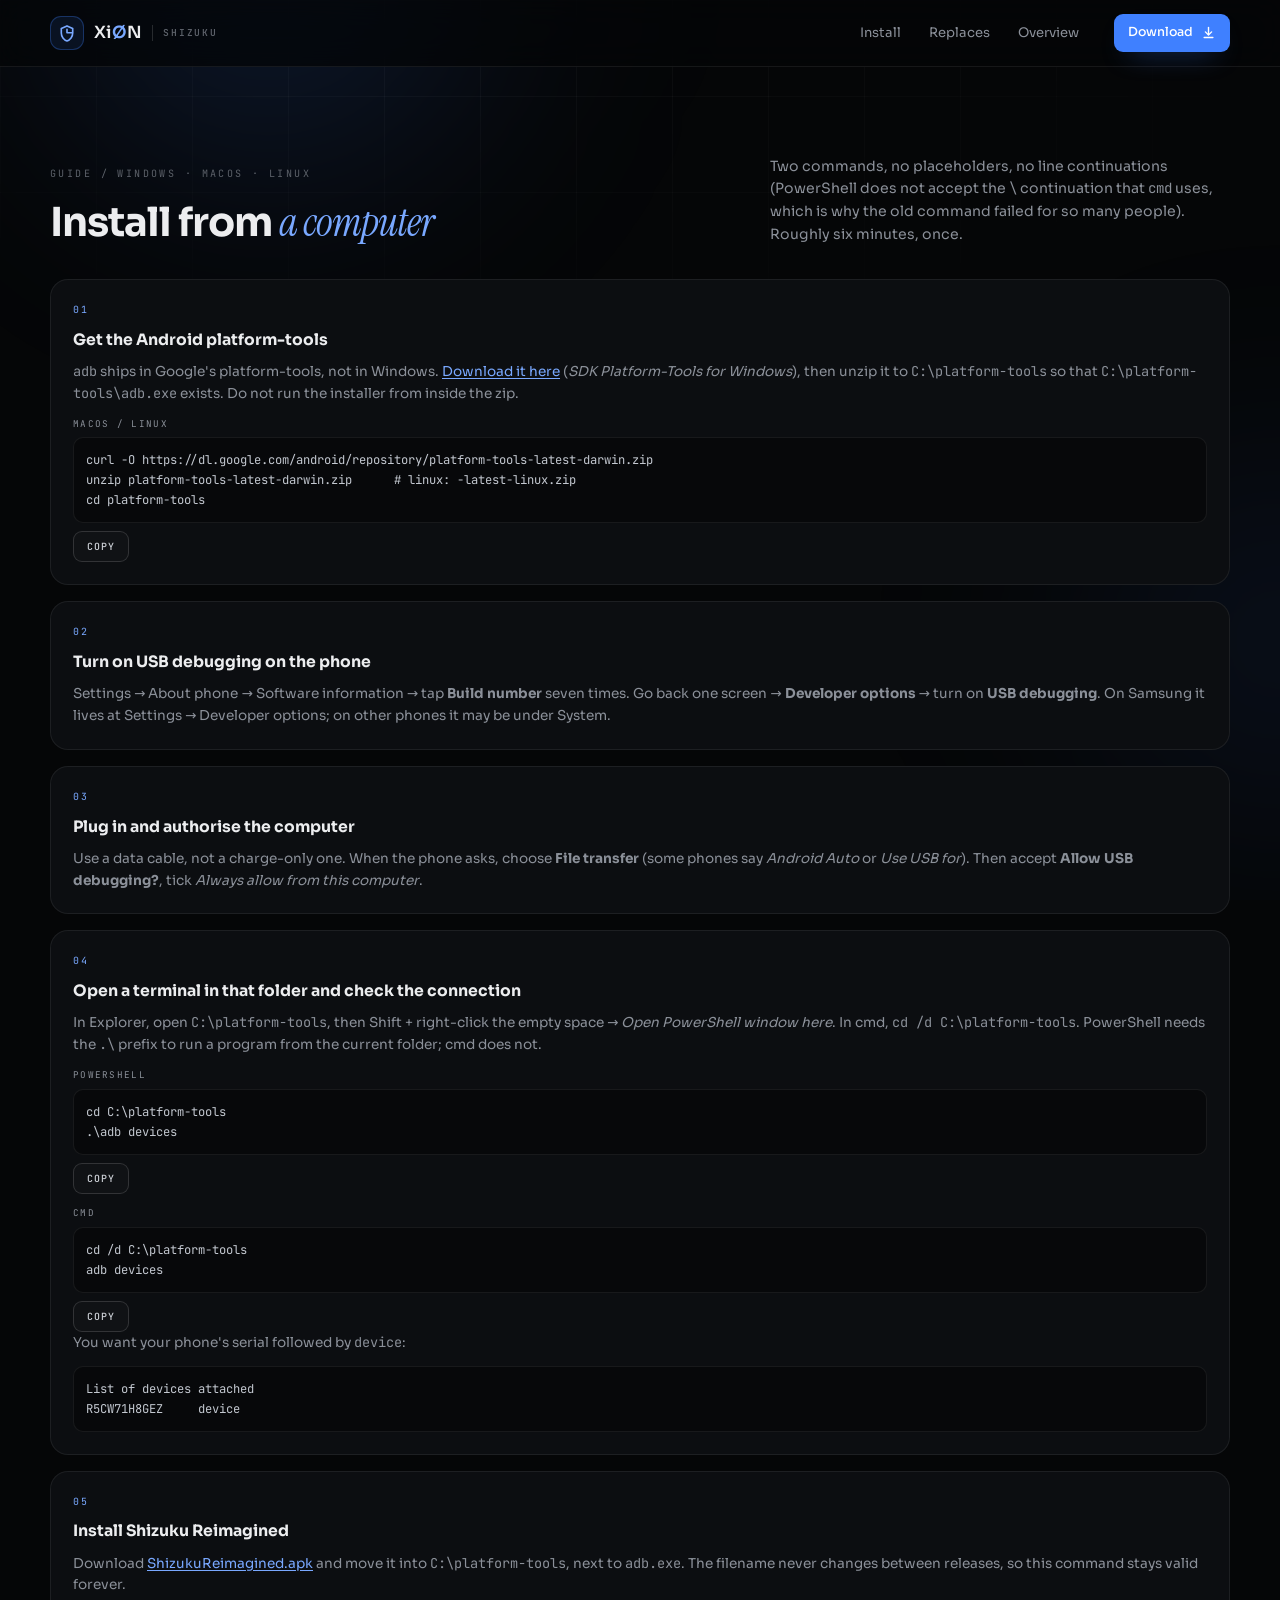
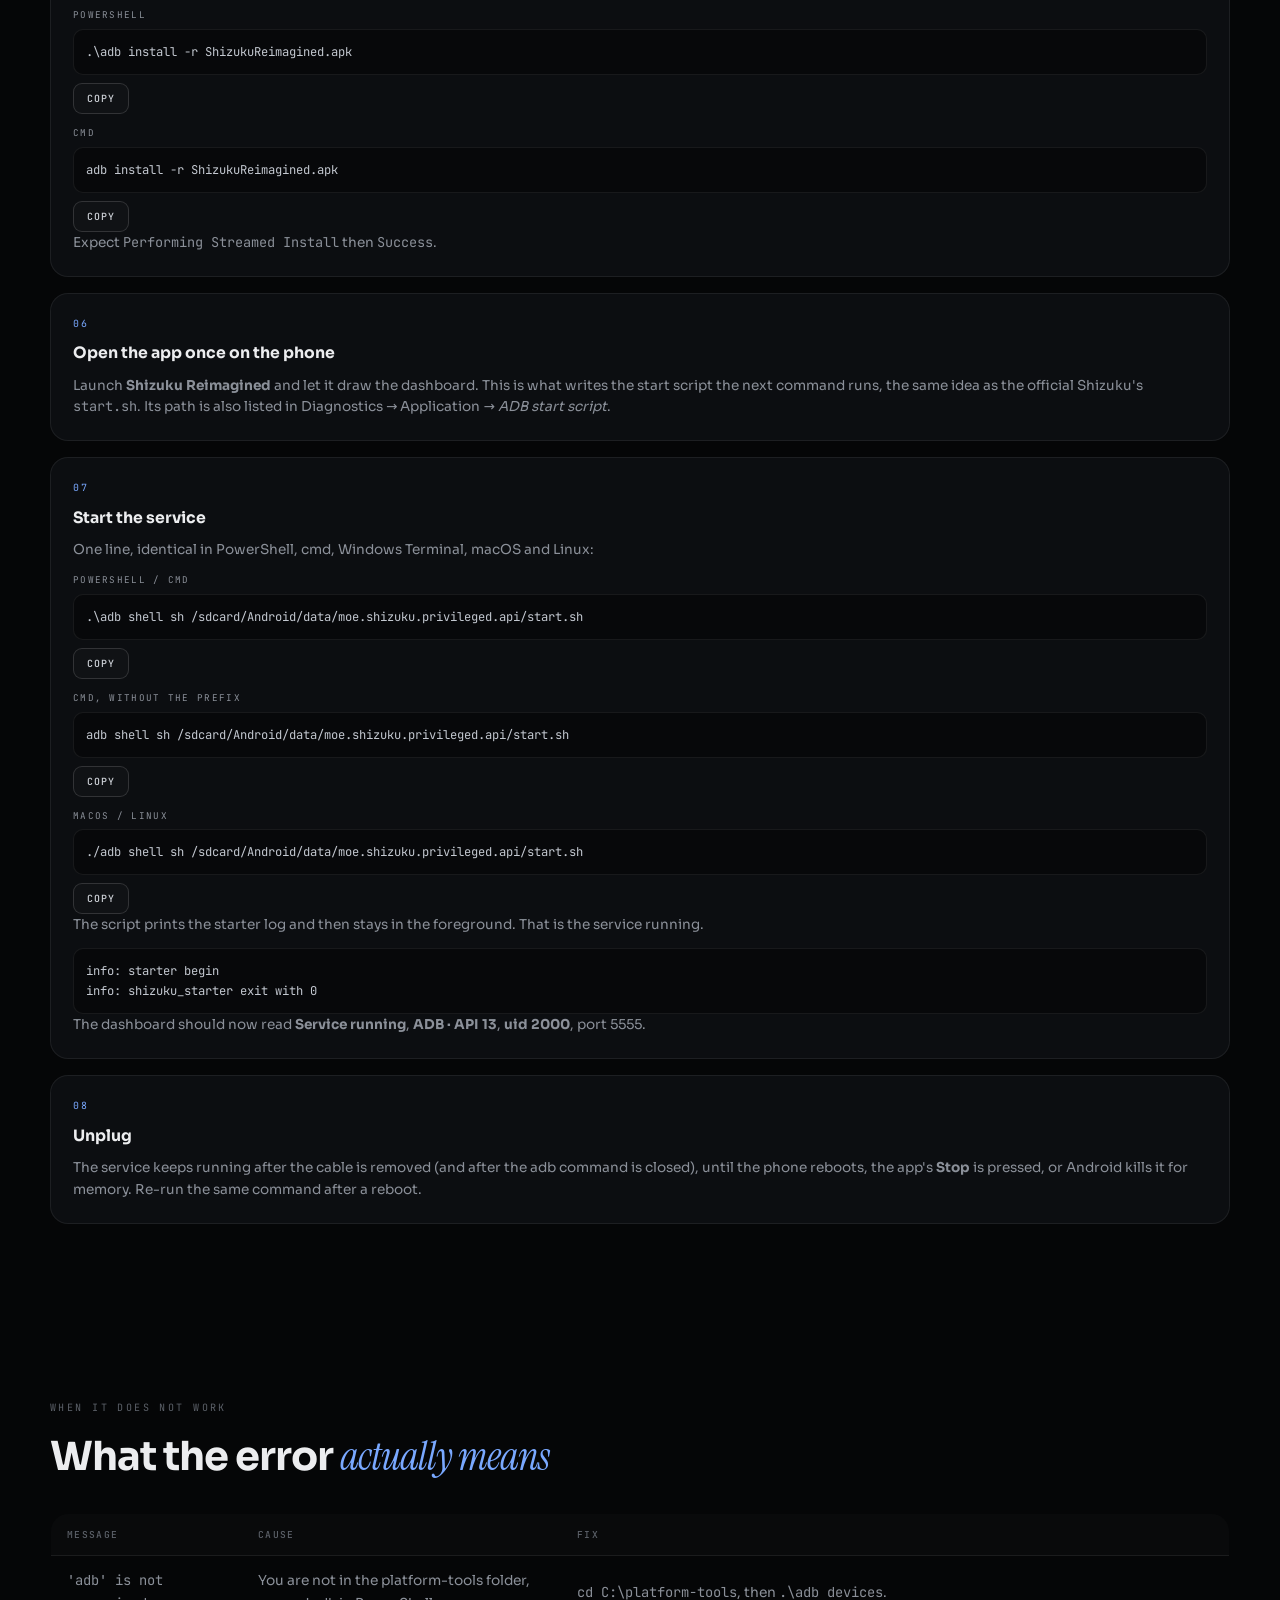
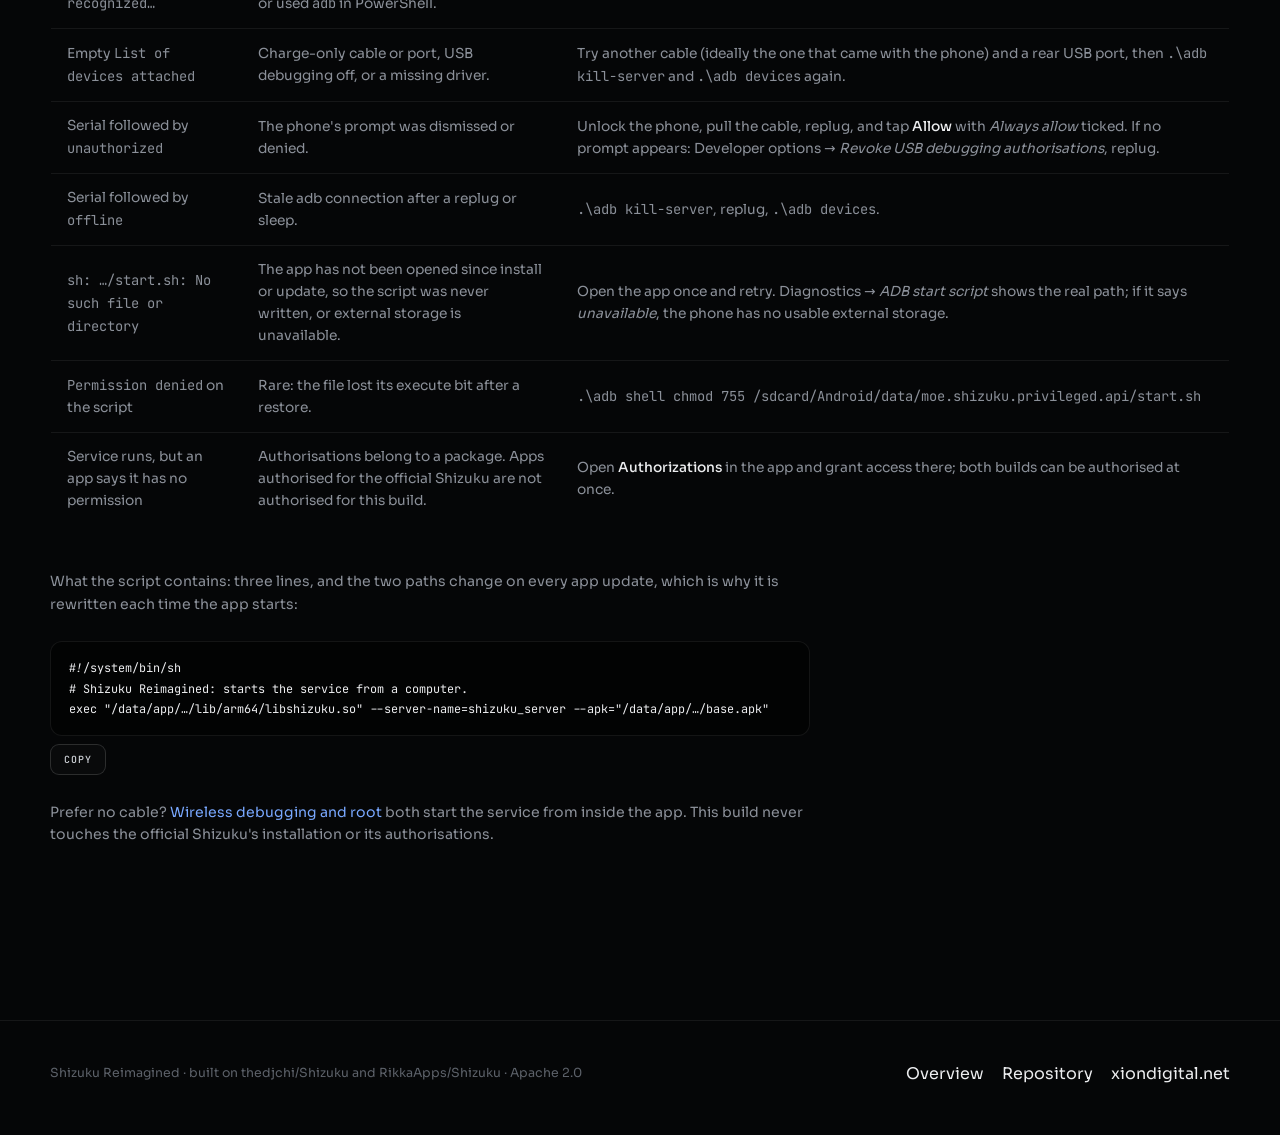
<file: site/setup.html>
<!doctype html>
<html lang="en">
<head>
<meta charset="utf-8">
<meta name="viewport" content="width=device-width, initial-scale=1">
<title>Install from a computer, Shizuku Reimagined</title>
<meta name="description" content="Step-by-step guide to installing Shizuku Reimagined and starting its service over USB from Windows PowerShell or cmd, with platform-tools setup, adb devices checks and troubleshooting.">
<meta name="theme-color" content="#050607">
<link rel="preconnect" href="https://fonts.googleapis.com">
<link rel="preconnect" href="https://fonts.gstatic.com" crossorigin>
<link rel="stylesheet" href="https://fonts.googleapis.com/css2?family=Sora:wght@300;400;500;600;700&family=Instrument+Serif:ital@0;1&family=JetBrains+Mono:wght@400;500&display=swap">
<link rel="stylesheet" href="assets/style.css?v=6">
<link rel="icon" href="assets/favicon.svg" type="image/svg+xml">
</head>
<body>

<div class="ambient" aria-hidden="true">
  <span class="ambient__glow ambient__glow--a"></span>
  <span class="ambient__glow ambient__glow--b"></span>
  <span class="ambient__grid"></span>
</div>

<div class="site">

  <header class="site-header">
    <div class="wrap header__inner">
      <a class="brand" href="index.html" aria-label="XiØN, back to the overview">
        <span class="brand__mark" aria-hidden="true">
          <svg viewBox="0 0 24 24" fill="none" stroke="currentColor" stroke-width="2.2" stroke-linecap="round" stroke-linejoin="round">
            <path d="M12 2.6 4.4 6v6.1c0 4.9 3.3 9.4 7.6 10.5 4.3-1.1 7.6-5.6 7.6-10.5V6L12 2.6Z"/>
            <path d="M12 11.6h6.4M12 11.6V7.2"/>
          </svg>
        </span>
        <span class="brand__word">Xi<span class="brand__o">Ø</span>N</span>
        <span class="brand__tag">Shizuku</span>
      </a>

      <nav class="nav" aria-label="Sections">
        <a class="nav__link" href="index.html#install">Install</a>
        <a class="nav__link" href="index.html#services">Replaces</a>
        <a class="nav__link" href="index.html">Overview</a>
      </nav>

      <div class="header__actions">
        <a class="btn btn--primary btn--sm" href="https://github.com/XiONDiGiTaL/Shizuku/releases/latest/download/ShizukuReimagined.apk">
          Download
          <svg viewBox="0 0 24 24" fill="none" stroke="currentColor" stroke-width="2.2" stroke-linecap="round" stroke-linejoin="round" aria-hidden="true"><path d="M12 4v11"/><path d="m7 11 5 5 5-5"/><path d="M5 20h14"/></svg>
        </a>
      </div>
    </div>
  </header>

  <main id="top">

    <section class="section">
      <div class="wrap">
        <div class="section__head">
          <div>
            <p class="eyebrow">Guide / Windows · macOS · Linux</p>
            <h2 class="section__title">Install from <em>a computer</em></h2>
          </div>
          <p class="section__note">
            Two commands, no placeholders, no line continuations (PowerShell does not accept the
            <code class="mono">\</code> continuation that <code class="mono">cmd</code> uses, which is why the old
            command failed for so many people). Roughly six minutes, once.
          </p>
        </div>

        <div class="steps steps--stack guide">
          <div class="step">
            <h3>Get the Android platform-tools</h3>
            <p>
              <code class="mono">adb</code> ships in Google's platform-tools, not in Windows.
              <a href="https://developer.android.com/tools/releases/platform-tools">Download it here</a>
              (<em>SDK Platform-Tools for Windows</em>), then unzip it to <code class="mono">C:\platform-tools</code>
              so that <code class="mono">C:\platform-tools\adb.exe</code> exists. Do not run the installer from inside
              the zip.
            </p>
            <div class="cmd">
              <span class="cmd__label">macOS / Linux</span>
              <pre id="cmd-platform-tools">curl -O https://dl.google.com/android/repository/platform-tools-latest-darwin.zip
unzip platform-tools-latest-darwin.zip      # linux: -latest-linux.zip
cd platform-tools</pre>
              <button class="btn btn--ghost btn--sm cmd__copy" type="button" data-copy="#cmd-platform-tools">Copy</button>
            </div>
          </div>

          <div class="step">
            <h3>Turn on USB debugging on the phone</h3>
            <p>
              Settings → About phone → Software information → tap <strong>Build number</strong> seven times.
              Go back one screen → <strong>Developer options</strong> → turn on <strong>USB debugging</strong>.
              On Samsung it lives at Settings → Developer options; on other phones it may be under System.
            </p>
          </div>

          <div class="step">
            <h3>Plug in and authorise the computer</h3>
            <p>
              Use a data cable, not a charge-only one. When the phone asks, choose <strong>File transfer</strong>
              (some phones say <em>Android Auto</em> or <em>Use USB for</em>). Then accept
              <strong>Allow USB debugging?</strong>, tick <em>Always allow from this computer</em>.
            </p>
          </div>

          <div class="step">
            <h3>Open a terminal in that folder and check the connection</h3>
            <p>
              In Explorer, open <code class="mono">C:\platform-tools</code>, then Shift + right-click the empty
              space → <em>Open PowerShell window here</em>. In cmd, <code class="mono">cd /d C:\platform-tools</code>.
              PowerShell needs the <code class="mono">.\</code> prefix to run a program from the current folder; cmd
              does not.
            </p>
            <div class="cmd">
              <span class="cmd__label">PowerShell</span>
              <pre id="cmd-devices-pwsh">cd C:\platform-tools
.\adb devices</pre>
              <button class="btn btn--ghost btn--sm cmd__copy" type="button" data-copy="#cmd-devices-pwsh">Copy</button>
            </div>
            <div class="cmd">
              <span class="cmd__label">cmd</span>
              <pre id="cmd-devices-cmd">cd /d C:\platform-tools
adb devices</pre>
              <button class="btn btn--ghost btn--sm cmd__copy" type="button" data-copy="#cmd-devices-cmd">Copy</button>
            </div>
            <p>
              You want your phone's serial followed by <code class="mono">device</code>:
            </p>
            <pre>List of devices attached
R5CW71H8GEZ     device</pre>
          </div>

          <div class="step">
            <h3>Install Shizuku Reimagined</h3>
            <p>
              Download <a href="https://github.com/XiONDiGiTaL/Shizuku/releases/latest/download/ShizukuReimagined.apk">ShizukuReimagined.apk</a>
              and move it into <code class="mono">C:\platform-tools</code>, next to <code class="mono">adb.exe</code>.
              The filename never changes between releases, so this command stays valid forever.
            </p>
            <div class="cmd">
              <span class="cmd__label">PowerShell</span>
              <pre id="cmd-install-pwsh">.\adb install -r ShizukuReimagined.apk</pre>
              <button class="btn btn--ghost btn--sm cmd__copy" type="button" data-copy="#cmd-install-pwsh">Copy</button>
            </div>
            <div class="cmd">
              <span class="cmd__label">cmd</span>
              <pre id="cmd-install-cmd">adb install -r ShizukuReimagined.apk</pre>
              <button class="btn btn--ghost btn--sm cmd__copy" type="button" data-copy="#cmd-install-cmd">Copy</button>
            </div>
            <p>Expect <code class="mono">Performing Streamed Install</code> then <code class="mono">Success</code>.</p>
          </div>

          <div class="step">
            <h3>Open the app once on the phone</h3>
            <p>
              Launch <strong>Shizuku Reimagined</strong> and let it draw the dashboard. This is what writes the start
              script the next command runs, the same idea as the official Shizuku's
              <code class="mono">start.sh</code>. Its path is also listed in Diagnostics → Application → <em>ADB start script</em>.
            </p>
          </div>

          <div class="step">
            <h3>Start the service</h3>
            <p>
              One line, identical in PowerShell, cmd, Windows Terminal, macOS and Linux:
            </p>
            <div class="cmd">
              <span class="cmd__label">PowerShell / cmd</span>
              <pre id="cmd-start">.\adb shell sh /sdcard/Android/data/moe.shizuku.privileged.api/start.sh</pre>
              <button class="btn btn--ghost btn--sm cmd__copy" type="button" data-copy="#cmd-start">Copy</button>
            </div>
            <div class="cmd">
              <span class="cmd__label">cmd, without the prefix</span>
              <pre id="cmd-start-cmd">adb shell sh /sdcard/Android/data/moe.shizuku.privileged.api/start.sh</pre>
              <button class="btn btn--ghost btn--sm cmd__copy" type="button" data-copy="#cmd-start-cmd">Copy</button>
            </div>
            <div class="cmd">
              <span class="cmd__label">macOS / Linux</span>
              <pre id="cmd-start-posix">./adb shell sh /sdcard/Android/data/moe.shizuku.privileged.api/start.sh</pre>
              <button class="btn btn--ghost btn--sm cmd__copy" type="button" data-copy="#cmd-start-posix">Copy</button>
            </div>
            <p>
              The script prints the starter log and then stays in the foreground. That is the service running.
            </p>
            <pre>info: starter begin
info: shizuku_starter exit with 0</pre>
            <p>
              The dashboard should now read <strong>Service running</strong>, <strong>ADB · API 13</strong>,
              <strong>uid 2000</strong>, port 5555.
            </p>
          </div>

          <div class="step">
            <h3>Unplug</h3>
            <p>
              The service keeps running after the cable is removed (and after the adb command is closed), until the
              phone reboots, the app's <strong>Stop</strong> is pressed, or Android kills it for memory. Re-run the same
              command after a reboot.
            </p>
          </div>
        </div>
      </div>
    </section>

    <section class="section">
      <div class="wrap">
        <div class="section__head">
          <div>
            <p class="eyebrow">When it does not work</p>
            <h2 class="section__title">What the error <em>actually means</em></h2>
          </div>
        </div>

        <div class="table-wrap">
          <table class="table">
            <thead>
              <tr><th>Message</th><th>Cause</th><th>Fix</th></tr>
            </thead>
            <tbody>
              <tr>
                <td><code class="mono">'adb' is not recognized…</code></td>
                <td>You are not in the platform-tools folder, or used <code class="mono">adb</code> in PowerShell.</td>
                <td><code class="mono">cd C:\platform-tools</code>, then <code class="mono">.\adb devices</code>.</td>
              </tr>
              <tr>
                <td>Empty <code class="mono">List of devices attached</code></td>
                <td>Charge-only cable or port, USB debugging off, or a missing driver.</td>
                <td>Try another cable (ideally the one that came with the phone) and a rear USB port, then
                  <code class="mono">.\adb kill-server</code> and <code class="mono">.\adb devices</code> again.</td>
              </tr>
              <tr>
                <td>Serial followed by <code class="mono">unauthorized</code></td>
                <td>The phone's prompt was dismissed or denied.</td>
                <td>Unlock the phone, pull the cable, replug, and tap <strong>Allow</strong> with
                  <em>Always allow</em> ticked. If no prompt appears: Developer options → <em>Revoke USB debugging
                  authorisations</em>, replug.</td>
              </tr>
              <tr>
                <td>Serial followed by <code class="mono">offline</code></td>
                <td>Stale adb connection after a replug or sleep.</td>
                <td><code class="mono">.\adb kill-server</code>, replug, <code class="mono">.\adb devices</code>.</td>
              </tr>
              <tr>
                <td><code class="mono">sh: …/start.sh: No such file or directory</code></td>
                <td>The app has not been opened since install or update, so the script was never written,
                  or external storage is unavailable.</td>
                <td>Open the app once and retry. Diagnostics → <em>ADB start script</em> shows the real path; if it says
                  <em>unavailable</em>, the phone has no usable external storage.</td>
              </tr>
              <tr>
                <td><code class="mono">Permission denied</code> on the script</td>
                <td>Rare: the file lost its execute bit after a restore.</td>
                <td><code class="mono">.\adb shell chmod 755 /sdcard/Android/data/moe.shizuku.privileged.api/start.sh</code></td>
              </tr>
              <tr>
                <td>Service runs, but an app says it has no permission</td>
                <td>Authorisations belong to a package. Apps authorised for the official Shizuku are not
                  authorised for this build.</td>
                <td>Open <strong>Authorizations</strong> in the app and grant access there; both builds can be
                  authorised at once.</td>
              </tr>
            </tbody>
          </table>
        </div>

        <div class="guide__foot">
          <p>
            What the script contains: three lines, and the two paths change on every app update, which is why it is
            rewritten each time the app starts:
          </p>
          <div class="cmd">
            <pre id="cmd-script">#!/system/bin/sh
# Shizuku Reimagined: starts the service from a computer.
exec "/data/app/…/lib/arm64/libshizuku.so" --server-name=shizuku_server --apk="/data/app/…/base.apk"</pre>
            <button class="btn btn--ghost btn--sm cmd__copy" type="button" data-copy="#cmd-script">Copy</button>
          </div>
          <p>
            Prefer no cable? <a href="index.html#install">Wireless debugging and root</a> both start the service from
            inside the app. This build never touches the official Shizuku's installation or its authorisations.
          </p>
        </div>
      </div>
    </section>

  </main>

  <footer class="site-footer">
    <div class="wrap footer__inner">
      <p class="footer__note">Shizuku Reimagined · built on thedjchi/Shizuku and RikkaApps/Shizuku · Apache 2.0</p>
      <div class="footer__links">
        <a href="index.html">Overview</a>
        <a href="https://github.com/XiONDiGiTaL/Shizuku">Repository</a>
        <a href="https://xiondigital.net/">xiondigital.net</a>
      </div>
    </div>
  </footer>

</div>

<script src="assets/app.js?v=4"></script>

</body>
</html>
</file>
<file: site/assets/style.css>
/* =========================================================
   xiondigital.net/shizuku, Shizuku Reimagined
   Tokens and interaction language shared with xiondigital.net
   and xiondigital.net/arcade.
   ========================================================= */

:root {
  --bg: #050607;
  --bg-raised: #0a0b0d;
  --panel: #0c0e11;
  --panel-hi: #101318;
  --line: rgba(255, 255, 255, 0.07);
  --line-strong: rgba(255, 255, 255, 0.14);
  --ink: #ecedef;
  --muted: #8b9099;
  --muted-dim: #5c6169;
  --blue: #3f80ff;
  --blue-hi: #79a8ff;
  --blue-soft: rgba(63, 128, 255, 0.14);
  --ok: #4ade80;
  --radius: 18px;
  --radius-lg: 20px;
  --shadow: 0 22px 50px -30px rgba(0, 0, 0, 0.95);
  --ease: cubic-bezier(0.22, 0.61, 0.36, 1);
  --max: 1180px;
  --font-sans: "Sora", system-ui, -apple-system, "Segoe UI", sans-serif;
  --font-serif: "Instrument Serif", "Iowan Old Style", Georgia, serif;
  --font-mono: "JetBrains Mono", ui-monospace, SFMono-Regular, Menlo, Consolas, monospace;
}

*,
*::before,
*::after { box-sizing: border-box; }

html {
  scroll-behavior: smooth;
  -webkit-text-size-adjust: 100%;
}

body {
  margin: 0;
  min-height: 100vh;
  background: var(--bg);
  color: var(--ink);
  font-family: var(--font-sans);
  font-size: 16px;
  line-height: 1.6;
  -webkit-font-smoothing: antialiased;
  overflow-x: hidden;
}

::selection { background: var(--blue); color: #fff; }

html { scrollbar-color: rgba(255, 255, 255, 0.18) transparent; }

::-webkit-scrollbar { width: 10px; height: 10px; }
::-webkit-scrollbar-track { background: transparent; }
::-webkit-scrollbar-thumb {
  background: rgba(255, 255, 255, 0.14);
  border-radius: 999px;
  border: 2px solid var(--bg);
}
::-webkit-scrollbar-thumb:hover { background: rgba(63, 128, 255, 0.55); }

a { color: inherit; text-decoration: none; }

code.mono { font-family: var(--font-mono); }

img { max-width: 100%; display: block; }

:focus-visible {
  outline: 2px solid var(--blue-hi);
  outline-offset: 3px;
  border-radius: 6px;
}

.skip-link {
  position: absolute;
  left: -999px;
  top: 12px;
  z-index: 100;
  padding: 10px 16px;
  background: var(--panel);
  border: 1px solid var(--line-strong);
  border-radius: 10px;
}
.skip-link:focus { left: 16px; }

/* ---------------------------------------------------------
   Ambient field: drifting glow + masked grid (arcade)
   --------------------------------------------------------- */

.ambient {
  position: fixed;
  inset: 0;
  z-index: 0;
  pointer-events: none;
  overflow: hidden;
}

.ambient__glow {
  position: absolute;
  border-radius: 50%;
  filter: blur(110px);
  will-change: transform;
}

.ambient__glow--a {
  width: 54vw;
  height: 46vw;
  top: -26vw;
  left: -6vw;
  background: radial-gradient(circle, rgba(63, 128, 255, 0.22), rgba(63, 128, 255, 0) 68%);
  animation: drift 30s var(--ease) infinite alternate;
}

.ambient__glow--b {
  width: 44vw;
  height: 44vw;
  top: 28vw;
  right: -22vw;
  background: radial-gradient(circle, rgba(63, 128, 255, 0.12), rgba(63, 128, 255, 0) 70%);
  animation: drift 38s var(--ease) infinite alternate-reverse;
}

.ambient__grid {
  position: absolute;
  inset: 0;
  background-image:
    linear-gradient(to right, rgba(255, 255, 255, 0.032) 1px, transparent 1px),
    linear-gradient(to bottom, rgba(255, 255, 255, 0.032) 1px, transparent 1px);
  background-size: 96px 96px;
  -webkit-mask-image: radial-gradient(ellipse 85% 55% at 40% 0%, #000 20%, transparent 78%);
  mask-image: radial-gradient(ellipse 85% 55% at 40% 0%, #000 20%, transparent 78%);
}

@keyframes drift {
  from { transform: translate3d(0, 0, 0) scale(1); }
  to { transform: translate3d(5vw, 4vw, 0) scale(1.1); }
}

.site {
  position: relative;
  z-index: 1;
}

.wrap {
  width: min(100% - clamp(36px, 8vw, 88px), var(--max));
  margin-inline: auto;
}

/* ---------------------------------------------------------
   Header
   --------------------------------------------------------- */

.site-header {
  position: sticky;
  top: 0;
  z-index: 50;
  background: rgba(5, 6, 7, 0.78);
  -webkit-backdrop-filter: blur(16px) saturate(140%);
  backdrop-filter: blur(16px) saturate(140%);
  border-bottom: 1px solid var(--line);
}

.header__inner {
  display: flex;
  align-items: center;
  gap: 24px;
  padding-block: 14px;
}

.brand {
  display: inline-flex;
  align-items: center;
  gap: 10px;
  font-weight: 600;
  letter-spacing: -0.01em;
}

.brand__mark {
  display: grid;
  place-items: center;
  width: 34px;
  height: 34px;
  border-radius: 11px;
  border: 1px solid rgba(63, 128, 255, 0.3);
  background: rgba(63, 128, 255, 0.1);
  color: var(--blue-hi);
}

.brand__mark svg { width: 18px; height: 18px; }

.brand__word { font-size: 1.05rem; letter-spacing: 0.02em; }

.brand__o { color: var(--blue-hi); }

.brand__tag {
  font-family: var(--font-mono);
  font-size: 0.6rem;
  letter-spacing: 0.18em;
  text-transform: uppercase;
  color: var(--muted-dim);
  padding-left: 10px;
  border-left: 1px solid var(--line-strong);
}

.nav {
  display: flex;
  align-items: center;
  gap: 6px;
  margin-left: auto;
}

.nav__link {
  padding: 7px 11px;
  border-radius: 9px;
  font-size: 0.82rem;
  color: var(--muted);
  transition: color 0.2s var(--ease), background 0.2s var(--ease);
}

.nav__link:hover,
.nav__link[aria-current="true"] {
  color: var(--ink);
  background: rgba(255, 255, 255, 0.04);
}

.header__actions { display: flex; align-items: center; gap: 8px; }

.sfx {
  display: grid;
  place-items: center;
  width: 36px;
  height: 36px;
  border-radius: 10px;
  border: 1px solid var(--line-strong);
  background: rgba(255, 255, 255, 0.02);
  color: var(--muted);
  cursor: pointer;
  transition: color 0.2s var(--ease), border-color 0.2s var(--ease), background 0.2s var(--ease);
}

.sfx:hover { color: var(--ink); border-color: rgba(63, 128, 255, 0.4); }

.sfx[aria-pressed="true"] {
  color: var(--blue-hi);
  border-color: rgba(63, 128, 255, 0.45);
  background: var(--blue-soft);
}

.sfx svg { width: 16px; height: 16px; }

/* ---------------------------------------------------------
   Buttons
   --------------------------------------------------------- */

.btn {
  display: inline-flex;
  align-items: center;
  gap: 8px;
  padding: 11px 18px;
  border-radius: 11px;
  font-family: inherit;
  font-size: 0.86rem;
  font-weight: 500;
  border: 1px solid transparent;
  cursor: pointer;
  transition: transform 0.25s var(--ease), box-shadow 0.25s var(--ease),
    background 0.25s var(--ease), border-color 0.25s var(--ease), color 0.25s var(--ease);
}

.btn svg { width: 15px; height: 15px; transition: transform 0.25s var(--ease); }

.btn--sm { padding: 8px 13px; font-size: 0.78rem; border-radius: 9px; }

.btn--primary {
  color: #fff;
  background: var(--blue);
  box-shadow: 0 12px 28px -16px rgba(63, 128, 255, 0.9);
}

.btn--primary:hover {
  transform: translateY(-2px);
  background: #4f8bff;
  box-shadow: 0 18px 40px -18px rgba(63, 128, 255, 1);
}

.btn--primary:hover svg { transform: translateX(3px); }

.btn--ghost {
  color: #cfd3d9;
  background: rgba(255, 255, 255, 0.02);
  border-color: var(--line-strong);
}

.btn--ghost:hover {
  transform: translateY(-2px);
  color: #fff;
  border-color: rgba(63, 128, 255, 0.42);
  background: rgba(63, 128, 255, 0.07);
}

.btn--lg { padding: 14px 22px; font-size: 0.94rem; border-radius: 12px; }

/* ---------------------------------------------------------
   Hero
   --------------------------------------------------------- */

.hero { position: relative; padding-block: clamp(56px, 9vw, 104px) clamp(40px, 6vw, 72px); }

.hero__ghost {
  position: absolute;
  right: clamp(-10px, 2vw, 40px);
  top: clamp(10px, 4vw, 40px);
  font-family: var(--font-serif);
  font-size: clamp(180px, 30vw, 420px);
  line-height: 0.8;
  color: rgba(255, 255, 255, 0.014);
  pointer-events: none;
  user-select: none;
}

.hero__inner {
  position: relative;
  display: grid;
  grid-template-columns: minmax(0, 1.35fr) minmax(0, 1fr);
  gap: clamp(32px, 5vw, 64px);
  align-items: start;
}

.eyebrow {
  margin: 0 0 18px;
  font-family: var(--font-mono);
  font-size: 0.63rem;
  letter-spacing: 0.24em;
  text-transform: uppercase;
  color: var(--muted-dim);
}

.hero__title {
  margin: 0 0 18px;
  font-size: clamp(2.9rem, 7vw, 5.2rem);
  line-height: 0.98;
  letter-spacing: -0.035em;
  font-weight: 700;
}

.hero__title em {
  font-family: var(--font-serif);
  font-style: italic;
  font-weight: 400;
  letter-spacing: -0.01em;
  background: linear-gradient(100deg, var(--blue), var(--blue-hi));
  -webkit-background-clip: text;
  background-clip: text;
  color: transparent;
}

.hero__tagline {
  margin: 0 0 18px;
  font-size: clamp(1.05rem, 1.6vw, 1.3rem);
  color: #cfd3d9;
}

.hero__tagline em {
  font-family: var(--font-serif);
  color: var(--blue-hi);
}

.hero__lede {
  margin: 0 0 28px;
  max-width: 56ch;
  color: var(--muted);
}

.hero__actions {
  display: flex;
  flex-wrap: wrap;
  gap: 12px;
  margin-bottom: 30px;
}

.hero__meta {
  display: flex;
  flex-wrap: wrap;
  gap: 8px 22px;
  margin: 0;
  padding: 0;
  list-style: none;
  font-family: var(--font-mono);
  font-size: 0.6rem;
  letter-spacing: 0.16em;
  text-transform: uppercase;
  color: var(--muted-dim);
}

.hero__meta li { display: inline-flex; gap: 8px; }
.hero__meta strong { color: var(--ink); font-weight: 500; }

/* install card (mirrors the source card on MorphePatches) */

.install-card {
  position: relative;
  padding: 22px;
  border: 1px solid var(--line);
  border-radius: var(--radius-lg);
  background: linear-gradient(180deg, var(--panel-hi), var(--panel));
  box-shadow: var(--shadow);
}

.install-card::after {
  content: "";
  position: absolute;
  inset: -1px;
  border-radius: inherit;
  padding: 1px;
  background: linear-gradient(160deg, rgba(63, 128, 255, 0.35), transparent 45%);
  -webkit-mask: linear-gradient(#000 0 0) content-box, linear-gradient(#000 0 0);
  mask: linear-gradient(#000 0 0) content-box, linear-gradient(#000 0 0);
  -webkit-mask-composite: xor;
  mask-composite: exclude;
  pointer-events: none;
}

.install-card__label {
  margin: 0 0 10px;
  font-family: var(--font-mono);
  font-size: 0.6rem;
  letter-spacing: 0.2em;
  text-transform: uppercase;
  color: var(--muted-dim);
}

.install-card__cmd {
  margin: 0 0 14px;
  padding: 14px;
  border: 1px solid var(--line);
  border-radius: 12px;
  background: rgba(0, 0, 0, 0.45);
  font-family: var(--font-mono);
  font-size: 0.72rem;
  line-height: 1.7;
  color: #c3c8d0;
  overflow-x: auto;
  white-space: pre;
}

.install-card__cmd b { color: var(--blue-hi); font-weight: 400; }

.install-card__row { display: flex; gap: 8px; flex-wrap: wrap; }

.install-card__list {
  margin: 18px 0 0;
  padding: 0;
  list-style: none;
  display: grid;
  gap: 8px;
  font-size: 0.84rem;
  color: var(--muted);
}

.install-card__list li { display: flex; gap: 10px; align-items: baseline; }

.install-card__list span {
  font-family: var(--font-mono);
  font-size: 0.62rem;
  color: var(--blue-hi);
  letter-spacing: 0.1em;
}

.install-card__note {
  margin: 16px 0 0;
  font-size: 0.78rem;
  color: var(--muted-dim);
}

/* ---------------------------------------------------------
   Sections
   --------------------------------------------------------- */

.section { padding-block: clamp(48px, 7vw, 88px); }

.section__head {
  display: flex;
  flex-wrap: wrap;
  align-items: end;
  justify-content: space-between;
  gap: 20px;
  margin-bottom: 34px;
}

.section__title {
  margin: 0;
  font-size: clamp(1.7rem, 3.2vw, 2.5rem);
  letter-spacing: -0.025em;
  line-height: 1.1;
}

.section__title em {
  font-family: var(--font-serif);
  font-style: italic;
  font-weight: 400;
  color: var(--blue-hi);
}

.section__note {
  margin: 0;
  max-width: 46ch;
  font-size: 0.88rem;
  color: var(--muted);
}

.cards {
  display: grid;
  grid-template-columns: repeat(auto-fit, minmax(320px, 1fr));
  gap: 16px;
}

.card {
  --mx: 50%;
  --my: 50%;
  position: relative;
  display: flex;
  flex-direction: column;
  gap: 10px;
  padding: 22px;
  border: 1px solid var(--line);
  border-radius: var(--radius-lg);
  background: var(--panel);
  box-shadow: var(--shadow);
  overflow: hidden;
  isolation: isolate;
  transition: transform 0.35s var(--ease), border-color 0.35s var(--ease),
    box-shadow 0.35s var(--ease), background 0.35s var(--ease);
}

.card::before {
  content: "";
  position: absolute;
  inset: 0;
  z-index: 2;
  border-radius: inherit;
  background: radial-gradient(340px circle at var(--mx) var(--my),
    rgba(63, 128, 255, 0.14), transparent 68%);
  opacity: 0;
  transition: opacity 0.3s var(--ease);
  pointer-events: none;
}

.card:hover::before,
.card:focus-within::before { opacity: 1; }

.card:hover,
.card:focus-within {
  transform: translateY(-5px);
  background: var(--panel-hi);
  border-color: rgba(63, 128, 255, 0.5);
  box-shadow: 0 26px 54px -30px rgba(0, 0, 0, 0.98), 0 0 0 1px rgba(63, 128, 255, 0.16),
    0 20px 50px -30px rgba(63, 128, 255, 0.75);
}

.card__top {
  display: flex;
  align-items: center;
  justify-content: space-between;
  gap: 10px;
}

.card__num {
  font-family: var(--font-mono);
  font-size: 0.66rem;
  letter-spacing: 0.16em;
  color: var(--muted-dim);
}

.card__title { margin: 0; font-size: 1.06rem; letter-spacing: -0.01em; }

.card__copy { margin: 0; font-size: 0.87rem; color: var(--muted); }

.card__tags { display: flex; flex-wrap: wrap; gap: 6px; margin-top: auto; padding-top: 6px; }

.chip {
  display: inline-flex;
  align-items: center;
  gap: 6px;
  padding: 3px 9px;
  border-radius: 999px;
  border: 1px solid var(--line-strong);
  background: rgba(255, 255, 255, 0.02);
  font-family: var(--font-mono);
  font-size: 0.58rem;
  letter-spacing: 0.12em;
  text-transform: uppercase;
  color: var(--muted);
  white-space: nowrap;
}

.chip--blue {
  border-color: rgba(63, 128, 255, 0.38);
  background: var(--blue-soft);
  color: var(--blue-hi);
}

.chip--dot::before {
  content: "";
  width: 5px;
  height: 5px;
  border-radius: 50%;
  background: currentColor;
  box-shadow: 0 0 8px currentColor;
}

.chip--ok {
  border-color: rgba(74, 222, 128, 0.35);
  background: rgba(74, 222, 128, 0.1);
  color: var(--ok);
}

/* ---------------------------------------------------------
   Screens gallery
   --------------------------------------------------------- */

.shots {
  display: grid;
  grid-template-columns: repeat(auto-fit, minmax(300px, 1fr));
  gap: 18px;
}

.shot {
  --mx: 50%;
  --my: 50%;
  position: relative;
  border: 1px solid var(--line);
  border-radius: var(--radius-lg);
  background: var(--panel);
  overflow: hidden;
  box-shadow: var(--shadow);
  transition: transform 0.35s var(--ease), border-color 0.35s var(--ease),
    box-shadow 0.35s var(--ease);
}

.shot::before {
  content: "";
  position: absolute;
  inset: 0;
  z-index: 2;
  background: radial-gradient(320px circle at var(--mx) var(--my),
    rgba(63, 128, 255, 0.16), transparent 70%);
  opacity: 0;
  transition: opacity 0.3s var(--ease);
  pointer-events: none;
}

.shot:hover { transform: translateY(-4px); border-color: rgba(63, 128, 255, 0.45); }
.shot:hover::before { opacity: 1; }

/* The card is a button: reset the browser chrome, keep the card look. */
.shot {
  appearance: none;
  padding: 0;
  margin: 0;
  font: inherit;
  color: inherit;
  text-align: left;
  cursor: zoom-in;
}

.shot:focus-visible {
  outline: 2px solid var(--blue-hi);
  outline-offset: 3px;
}

/* The whole screen, never cropped: a 1440x3088 capture at card width. */
.shot img {
  display: block;
  width: 100%;
  height: auto;
  border-bottom: 1px solid var(--line);
  background: var(--bg);
}

.shot__meta {
  display: flex;
  align-items: baseline;
  justify-content: space-between;
  gap: 12px;
  padding: 14px 16px;
  font-size: 0.82rem;
  color: var(--muted);
}

.shot__meta strong { color: var(--ink); font-weight: 500; font-size: 0.9rem; }

.shot__hint {
  position: absolute;
  top: 14px;
  right: 14px;
  z-index: 3;
  display: inline-flex;
  align-items: center;
  gap: 6px;
  padding: 7px 12px;
  border-radius: 999px;
  border: 1px solid rgba(121, 168, 255, 0.45);
  background: rgba(9, 11, 14, 0.82);
  backdrop-filter: blur(8px);
  color: var(--blue-hi);
  font-size: 0.68rem;
  letter-spacing: 0.12em;
  text-transform: uppercase;
  opacity: 0;
  transform: translateY(-4px);
  transition: opacity 0.28s var(--ease), transform 0.28s var(--ease);
  pointer-events: none;
}

.shot:hover .shot__hint,
.shot:focus-visible .shot__hint {
  opacity: 1;
  transform: translateY(0);
}

/* More specific than the reveal rule, which resets transform when a card becomes visible. */
[data-gallery] .shot:hover,
[data-gallery] .shot:focus-visible {
  transform: translateY(-6px);
  box-shadow: 0 26px 60px -34px rgba(63, 128, 255, 0.8);
}

/* ---------------------------------------------------------
   Lightbox
   --------------------------------------------------------- */

.lightbox {
  position: fixed;
  inset: 0;
  z-index: 90;
  display: grid;
  grid-template-columns: auto minmax(0, 1fr) auto;
  align-items: center;
  gap: clamp(8px, 2vw, 28px);
  padding: clamp(12px, 3vw, 40px);
}

.lightbox[hidden] { display: none; }

.lightbox__backdrop {
  position: absolute;
  inset: 0;
  background: rgba(3, 4, 6, 0.88);
  backdrop-filter: blur(14px);
  cursor: zoom-out;
}

.lightbox__figure {
  position: relative;
  z-index: 1;
  margin: 0;
  justify-self: center;
  display: flex;
  flex-direction: column;
  align-items: center;
  gap: 14px;
  max-width: min(100%, 460px);
  animation: lightbox-in 0.3s var(--ease);
}

.lightbox__figure img {
  display: block;
  width: auto;
  max-width: 100%;
  max-height: min(78vh, 940px);
  border-radius: 22px;
  border: 1px solid rgba(121, 168, 255, 0.28);
  box-shadow: 0 40px 120px -50px rgba(63, 128, 255, 0.75), 0 0 0 1px rgba(0, 0, 0, 0.6);
  background: var(--bg);
}

.lightbox__caption {
  display: flex;
  align-items: baseline;
  gap: 10px;
  flex-wrap: wrap;
  justify-content: center;
  font-size: 0.88rem;
  color: var(--muted);
  text-align: center;
}

.lightbox__caption strong { color: var(--ink); font-weight: 500; }

.lightbox__count {
  padding-left: 10px;
  border-left: 1px solid var(--line);
  font-family: ui-monospace, "JetBrains Mono", monospace;
  font-size: 0.72rem;
  letter-spacing: 0.08em;
  color: var(--muted);
}

.lightbox__close,
.lightbox__nav {
  position: relative;
  z-index: 2;
  display: grid;
  place-items: center;
  width: 46px;
  height: 46px;
  padding: 0;
  border-radius: 999px;
  border: 1px solid var(--line);
  background: rgba(12, 14, 17, 0.9);
  color: var(--ink);
  cursor: pointer;
  transition: border-color 0.25s var(--ease), color 0.25s var(--ease),
    background 0.25s var(--ease), box-shadow 0.25s var(--ease);
}

.lightbox__close svg,
.lightbox__nav svg { width: 20px; height: 20px; }

.lightbox__close:hover,
.lightbox__nav:hover,
.lightbox__close:focus-visible,
.lightbox__nav:focus-visible {
  border-color: rgba(63, 128, 255, 0.55);
  color: var(--blue-hi);
  background: rgba(63, 128, 255, 0.14);
  box-shadow: 0 0 0 4px rgba(63, 128, 255, 0.12);
  outline: none;
}

.lightbox__close {
  position: absolute;
  top: clamp(12px, 2vw, 26px);
  right: clamp(12px, 2vw, 26px);
  width: 42px;
  height: 42px;
}

.lightbox__nav--prev { justify-self: start; }
.lightbox__nav--next { justify-self: end; }

@keyframes lightbox-in {
  from { opacity: 0; transform: translateY(10px) scale(0.985); }
  to { opacity: 1; transform: none; }
}

@media (max-width: 640px) {
  .lightbox {
    grid-template-columns: minmax(0, 1fr);
    padding: 56px 16px 24px;
  }

  .lightbox__nav {
    position: absolute;
    bottom: 18px;
  }

  .lightbox__nav--prev { left: 18px; }
  .lightbox__nav--next { right: 18px; }

  .lightbox__figure img { max-height: min(70vh, 640px); }
}

/* ---------------------------------------------------------
   Numbers / fix section
   --------------------------------------------------------- */

.fix {
  display: grid;
  grid-template-columns: minmax(0, 1fr) minmax(0, 1.1fr);
  gap: clamp(28px, 4vw, 56px);
  align-items: center;
}

.stats {
  display: grid;
  grid-template-columns: repeat(3, minmax(0, 1fr));
  gap: 12px;
}

.stat {
  padding: 18px;
  border: 1px solid var(--line);
  border-radius: 16px;
  background: var(--panel);
}

.stat__value {
  display: block;
  font-size: clamp(1.7rem, 3.4vw, 2.4rem);
  font-weight: 700;
  letter-spacing: -0.03em;
  line-height: 1;
}

.stat--bad .stat__value { color: #8b9099; }
.stat--good .stat__value {
  color: var(--blue-hi);
  text-shadow: 0 0 26px rgba(63, 128, 255, 0.55);
}

.stat__label {
  display: block;
  margin-top: 8px;
  font-family: var(--font-mono);
  font-size: 0.58rem;
  letter-spacing: 0.14em;
  text-transform: uppercase;
  color: var(--muted-dim);
}

.prose p { margin: 0 0 16px; color: var(--muted); }
.prose strong { color: var(--ink); font-weight: 600; }

/* ---------------------------------------------------------
   Steps
   --------------------------------------------------------- */

.steps {
  display: grid;
  grid-template-columns: repeat(auto-fit, minmax(240px, 1fr));
  gap: 16px;
  counter-reset: step;
}

.step {
  position: relative;
  padding: 22px;
  border: 1px solid var(--line);
  border-radius: var(--radius);
  background: var(--panel);
}

.step::before {
  counter-increment: step;
  content: "0" counter(step);
  display: block;
  margin-bottom: 10px;
  font-family: var(--font-mono);
  font-size: 0.62rem;
  letter-spacing: 0.18em;
  color: var(--blue-hi);
}

.step h3 { margin: 0 0 8px; font-size: 0.98rem; }
.step p { margin: 0; font-size: 0.85rem; color: var(--muted); }

.step pre {
  margin: 12px 0 0;
  padding: 12px;
  border: 1px solid var(--line);
  border-radius: 10px;
  background: rgba(0, 0, 0, 0.4);
  font-family: var(--font-mono);
  font-size: 0.68rem;
  line-height: 1.65;
  color: #c3c8d0;
  overflow-x: auto;
}

/* ---------------------------------------------------------
   Table
   --------------------------------------------------------- */

.table {
  width: 100%;
  border-collapse: collapse;
  border: 1px solid var(--line);
  border-radius: var(--radius);
  overflow: hidden;
  font-size: 0.86rem;
}

.table th,
.table td {
  padding: 13px 16px;
  text-align: left;
  border-bottom: 1px solid var(--line);
}

.table th {
  font-family: var(--font-mono);
  font-size: 0.6rem;
  letter-spacing: 0.14em;
  text-transform: uppercase;
  color: var(--muted-dim);
  font-weight: 500;
  background: rgba(255, 255, 255, 0.02);
}

.table td { color: var(--muted); }
.table td strong { color: var(--ink); font-weight: 500; }
.table tr:last-child td { border-bottom: none; }

/* ---------------------------------------------------------
   Footer
   --------------------------------------------------------- */

.site-footer {
  margin-top: clamp(40px, 6vw, 72px);
  border-top: 1px solid var(--line);
  padding-block: 40px 48px;
}

.footer__inner {
  display: flex;
  flex-wrap: wrap;
  align-items: center;
  justify-content: space-between;
  gap: 18px;
}

.footer__brand { display: flex; align-items: center; gap: 12px; }

.footer__note {
  margin: 0;
  font-size: 0.78rem;
  color: var(--muted-dim);
}

.footer__links { display: flex; flex-wrap: wrap; gap: 6px 18px; }

.footer__link {
  font-size: 0.8rem;
  color: var(--muted);
  transition: color 0.2s var(--ease);
}

.footer__link:hover { color: var(--blue-hi); }

/* ---------------------------------------------------------
   Reveal on scroll
   --------------------------------------------------------- */

[data-reveal] {
  opacity: 0;
  transform: translateY(16px);
  transition: opacity 0.7s var(--ease), transform 0.7s var(--ease);
}

[data-reveal].is-visible { opacity: 1; transform: none; }

/* ---------------------------------------------------------
   Responsive
   --------------------------------------------------------- */

@media (max-width: 940px) {
  .hero__inner { grid-template-columns: 1fr; }
  .hero__ghost { display: none; }
  .fix { grid-template-columns: 1fr; }
  .nav { display: none; }
  .header__inner { justify-content: space-between; }
}

@media (max-width: 560px) {
  .brand__tag { display: none; }
  .hero__actions .btn { flex: 1 1 100%; justify-content: center; }
  .stats { grid-template-columns: 1fr; }
  .shot figcaption { flex-direction: column; gap: 2px; }
}

@media (prefers-reduced-motion: reduce) {
  html { scroll-behavior: auto; }
  .ambient__glow { animation: none; }
  [data-reveal] { opacity: 1; transform: none; transition: none; }
  .card.shot.btn { transition: none; }
}

/* ---------------------------------------------------------
   Install guide page + install card note
   --------------------------------------------------------- */

.steps--stack { grid-template-columns: minmax(0, 1fr); }

.guide .step pre {
  font-size: 0.76rem;
  white-space: pre-wrap;
  overflow-wrap: anywhere;
}

.guide .step p + p { margin-top: 10px; }

.guide .step a { color: var(--blue-hi); text-decoration: underline; text-underline-offset: 2px; }

.table-wrap {
  overflow-x: auto;
  border-radius: var(--radius);
  -webkit-overflow-scrolling: touch;
}

.table-wrap .table { min-width: 680px; }

.guide__foot {
  display: grid;
  gap: 12px;
  margin-top: 30px;
  max-width: 760px;
  font-size: 0.88rem;
  color: var(--muted);
}

.guide__foot pre {
  margin: 0;
  padding: 16px 18px;
  border: 1px solid var(--line);
  border-radius: 12px;
  background: rgba(0, 0, 0, 0.45);
  font-family: var(--font-mono);
  font-size: 0.74rem;
  line-height: 1.7;
  color: var(--ink);
  overflow-x: auto;
}

.guide__foot a { color: var(--blue-hi); }

.install-card__note {
  margin: 10px 0 0;
  font-size: 0.72rem;
  line-height: 1.65;
  color: var(--muted);
}

/* Copy affordances on the guide page: same behaviour as the homepage card. */

.cmd { margin-top: 12px; }

.cmd__label {
  display: block;
  margin-bottom: 6px;
  font-family: var(--font-mono);
  font-size: 0.58rem;
  letter-spacing: 0.14em;
  text-transform: uppercase;
  color: var(--muted);
}

.cmd pre { margin: 0; }

.cmd__copy {
  margin-top: 8px;
  font-family: var(--font-mono);
  font-size: 0.62rem;
  letter-spacing: 0.1em;
  text-transform: uppercase;
}

.cmd pre + .cmd__copy:only-of-type { margin-top: 8px; }

.guide__foot .cmd { margin-top: 0; }
</file>
